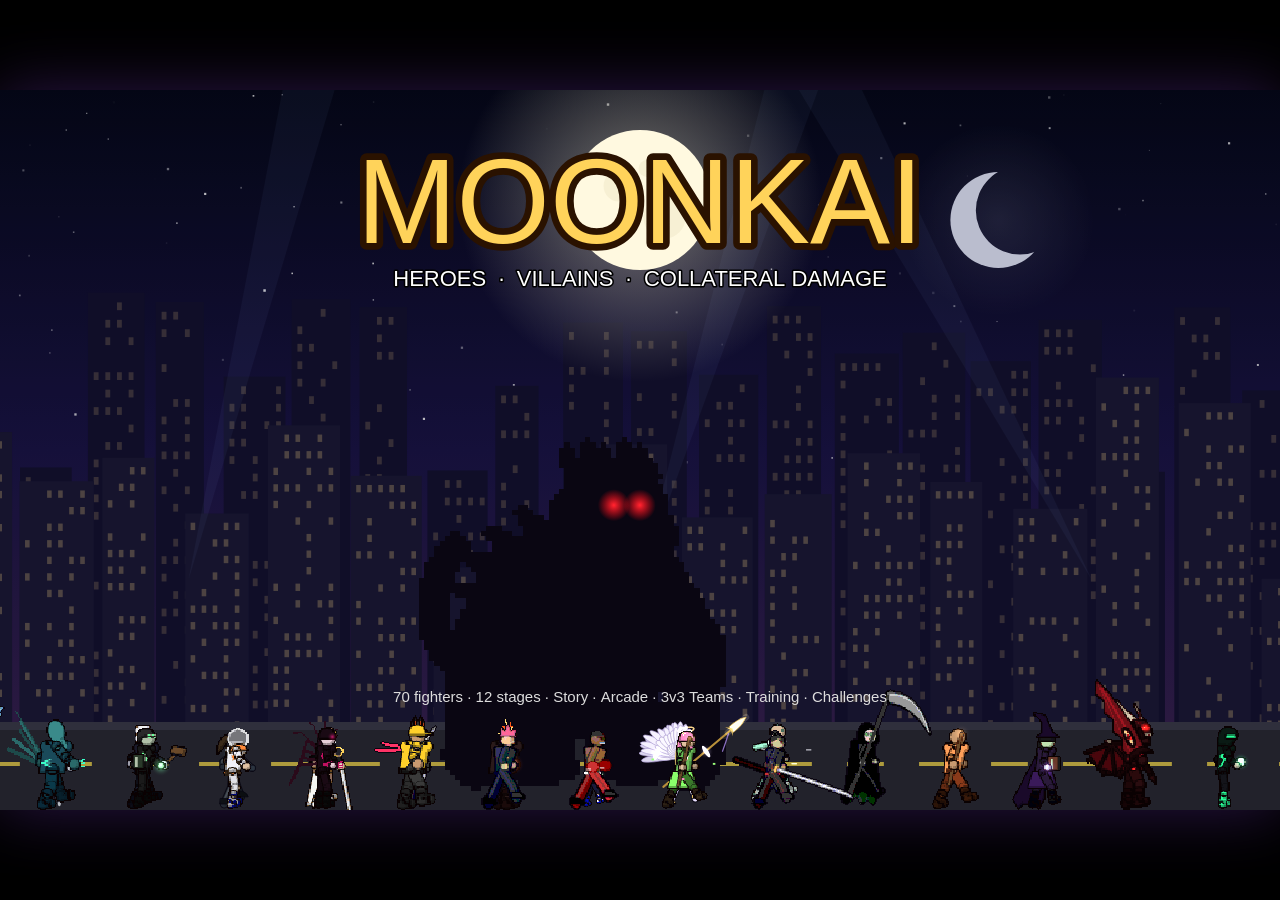
<file: index.html>
<!doctype html>
<html lang="en">
<head>
<meta charset="utf-8">
<meta name="viewport" content="width=device-width, initial-scale=1">
<title>MOONKAI — Heroes &amp; Villains</title>
<style>
  html, body { margin: 0; height: 100%; background: #000; overflow: hidden; }
  body { display: flex; align-items: center; justify-content: center; }
  canvas { display: block; image-rendering: auto; box-shadow: 0 0 60px rgba(120, 60, 200, 0.35); }
  #touch { position: fixed; left: 0; right: 0; bottom: 0; display: flex; justify-content: space-between; align-items: flex-end;
    padding: 12px 16px calc(12px + env(safe-area-inset-bottom, 0px)); pointer-events: none; z-index: 2; }
  #touch[hidden] { display: none; }
  #touch .cluster { display: grid; gap: 8px; pointer-events: auto; }
  #touch .left { grid-template-columns: repeat(3, 56px); }
  #touch .left [data-key="KeyW"] { grid-column: 2; grid-row: 1; }
  #touch .left [data-key="KeyA"] { grid-column: 1; grid-row: 2; }
  #touch .left [data-key="KeyD"] { grid-column: 3; grid-row: 2; }
  #touch .left [data-key="KeyS"] { grid-column: 2; grid-row: 3; }
  #touch .right { grid-template-columns: repeat(3, 58px); }
  #touch button.big { height: 60px; }
  #touch button { width: 100%; height: 56px; border-radius: 50%; border: 2px solid rgba(255, 211, 90, 0.55);
    background: rgba(20, 14, 40, 0.55); color: #ffe9a8; font: 700 18px/1 Impact, "Arial Black", sans-serif;
    touch-action: none; user-select: none; -webkit-user-select: none; -webkit-tap-highlight-color: transparent; }
  #touch button.small { font-size: 13px; letter-spacing: 0.04em; }
  #touch button.big { height: 64px; font-size: 20px; }
  #touch button.form { border-color: rgba(120, 170, 255, 0.7); color: #bcd6ff; }
  #touch button.ult { border-color: rgba(255, 120, 60, 0.8); color: #ffb48a; }
  #touch button.on { background: rgba(255, 211, 90, 0.45); color: #1a0e00; }
  canvas:focus { outline: none; }
</style>
</head>
<body>
<canvas id="game"></canvas>
<div id="touch" hidden>
  <div class="cluster left">
    <button data-key="KeyA" aria-label="Move left">◀</button>
    <button data-key="KeyW" aria-label="Jump">▲</button>
    <button data-key="KeyD" aria-label="Move right">▶</button>
    <button data-key="KeyS" aria-label="Crouch">▼</button>
  </div>
  <div class="cluster right">
    <button data-key="Escape" class="small" aria-label="Pause">II</button>
    <button data-key="KeyU" class="small form" aria-label="Awaken">FORM</button>
    <button data-key="KeyB" class="small form" aria-label="Sparking blast">SPARK</button>
    <button data-key="KeyP" class="small ult" aria-label="Ultimate">ULT</button>
    <button data-key="Space" class="small" aria-label="Super dash">S.DASH</button>
    <button data-key="KeyH" class="small" aria-label="Vanish">VANISH</button>
    <button data-key="KeyI" class="small" aria-label="Special">SP</button>
    <button data-key="KeyO" class="small ult" aria-label="Super">SUPER</button>
    <button data-key="KeyQ" class="small" aria-label="Assist 1">A1</button>
    <button data-key="KeyJ" class="big" aria-label="Light">L</button>
    <button data-key="KeyK" class="big" aria-label="Medium">M</button>
    <button data-key="KeyL" class="big" aria-label="Heavy">H</button>
  </div>
</div>

<script src="js/core.js"></script>
<script src="js/system.js"></script>
<script src="js/models.js"></script>
<script src="js/characters.js"></script>
<script src="js/world.js"></script>
<script src="js/stages.js"></script>
<script src="js/moves.js"></script>
<script src="js/fighter.js"></script>
<script src="js/combat.js"></script>
<script src="js/battle.js"></script>
<script src="js/ai.js"></script>
<script src="js/cutscenes.js"></script>
<script src="js/cutscenes2.js"></script>
<script src="js/cutscenes3.js"></script>
<script src="js/pixel_fighter.js"></script>
<script src="js/pxkit.js"></script>
<script src="js/sfx2.js"></script>
<script src="js/pxmodel.js"></script>
<script src="js/roster_core.js"></script>
<script src="js/roster1.js"></script>
<script src="js/roster2.js"></script>
<script src="js/roster3.js"></script>
<script src="js/roster4.js"></script>
<script src="js/roster5.js"></script>
<script src="js/aatrox_pixel.js"></script>
<script src="js/aatrox.js"></script>
<script src="js/volibear.js"></script>
<script src="js/dio.js"></script>
<script src="js/eric.js"></script>
<script src="js/seraph.js"></script>
<script src="js/yuji.js"></script>
<script src="js/vex.js"></script>
<script src="js/gojo.js"></script>
<script src="js/balance.js"></script>
<script src="js/story.js"></script>
<script src="js/kira.js"></script>
<script src="js/jinx.js"></script>
<script src="js/sion.js"></script>
<script src="js/kael.js"></script>
<script src="js/omega.js"></script>
<script src="js/grimm.js"></script>
<script src="js/chrome.js"></script>
<script src="js/glacia.js"></script>
<script src="js/kage.js"></script>
<script src="js/razor.js"></script>
<script src="js/nyx.js"></script>
<script src="js/ironjaw.js"></script>
<script src="js/rex.js"></script>
<script src="js/mordekaiser.js"></script>
<script src="js/volt.js"></script>
<script src="js/gear.js"></script>
<script src="js/rose.js"></script>
<script src="js/luna.js"></script>
<script src="js/yhwach.js"></script>
<script src="js/darius.js"></script>
<script src="js/shinji.js"></script>
<script src="js/oracle.js"></script>
<script src="js/rw_eric.js"></script>
<script src="js/rw_aatrox.js"></script>
<script src="js/rw_jinx.js"></script>
<script src="js/rw_kira.js"></script>
<script src="js/rw_seraph.js"></script>
<script src="js/rw_razor.js"></script>
<script src="js/rw_sion.js"></script>
<script src="js/rw_dio.js"></script>
<script src="js/rw_yuji.js"></script>
<script src="js/rw_darius.js"></script>
<script src="js/rw_yhwach.js"></script>
<script src="js/rw_grimm.js"></script>
<script src="js/rw_faces.js"></script>
<script src="js/rw_leo.js"></script>
<script src="js/rw_blossom.js"></script>
<script src="js/rw_zephyr.js"></script>
<script src="js/rw_neon.js"></script>
<script src="js/rw_judge.js"></script>
<script src="js/rw_astra.js"></script>
<script src="js/rw2_kit.js"></script>
<script src="js/rw2_vex.js"></script>
<script src="js/rw2_kael.js"></script>
<script src="js/rw2_volt.js"></script>
<script src="js/rw2_glacia.js"></script>
<script src="js/rw2_nyx.js"></script>
<script src="js/rw2_gear.js"></script>
<script src="js/rw2_titan.js"></script>
<script src="js/rw2_terra.js"></script>
<script src="js/rw2_echo.js"></script>
<script src="js/rw2_mira.js"></script>
<script src="js/rw2_onyx.js"></script>
<script src="js/rw2_pixel.js"></script>
<script src="js/rw2_kage.js"></script>
<script src="js/rw2_arachna.js"></script>
<script src="js/rw2_hex.js"></script>
<script src="js/rw2_maximus.js"></script>
<script src="js/rw2_rex.js"></script>
<script src="js/rw2_helios.js"></script>
<script src="js/rw2_luna.js"></script>
<script src="js/rw2_cipher.js"></script>
<script src="js/rw2_fang.js"></script>
<script src="js/rw2_hoshi.js"></script>
<script src="js/rw2_mortis.js"></script>
<script src="js/rw2_chrome.js"></script>
<script src="js/rw2_titania.js"></script>
<script src="js/rw2_vulcan.js"></script>
<script src="js/rw2_spectre.js"></script>
<script src="js/rw2_nova.js"></script>
<script src="js/rw2_ironjaw.js"></script>
<script src="js/rw2_viper.js"></script>
<script src="js/rw2_karma.js"></script>
<script src="js/rw2_dune.js"></script>
<script src="js/rw2_blitz.js"></script>
<script src="js/rw2_morph.js"></script>
<script src="js/rw2_kingpin.js"></script>
<script src="js/rw2_quanta.js"></script>
<script src="js/rw2_abyss.js"></script>
<script src="js/rw2_roo.js"></script>
<script src="js/rw2_omega.js"></script>
<script src="js/rw2_tommy.js"></script>
<script src="js/rw2_rose.js"></script>
<script src="js/rw2_cosmo.js"></script>
<script src="js/rw2_detonator.js"></script>
<script src="js/rw2_warden.js"></script>
<script src="js/rw2_brulee.js"></script>
<script src="js/rw2_beat.js"></script>
<script src="js/rw2_volibear.js"></script>
<script src="js/rw_faces2.js"></script>

<script src="js/morph.js"></script>
<script src="js/pixel_roster.js"></script>
<script src="js/hud.js"></script>
<script src="js/game.js"></script>
<script src="js/ui.js"></script>
<script src="js/modes.js"></script>
<script src="js/touch.js"></script>
</body>
</html>
</file>
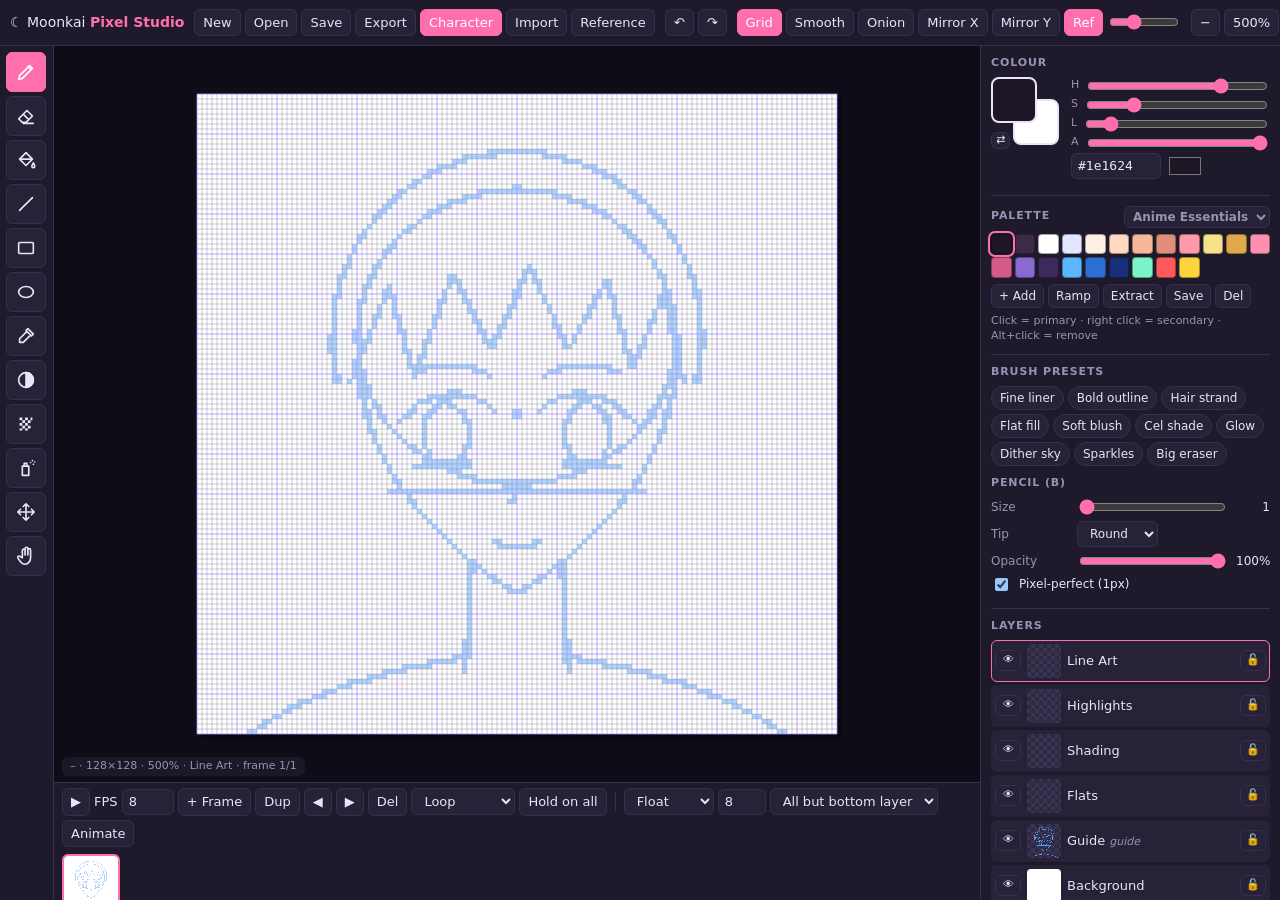
<file: pixel/index.html>
<!doctype html>
<html lang="en" data-ui="midnight">
<head>
<meta charset="utf-8">
<meta name="viewport" content="width=device-width, initial-scale=1">
<title>Moonkai Pixel Studio</title>
<link rel="stylesheet" href="style.css">
</head>
<body>
<header id="top">
  <div class="brand">☾ Moonkai <b>Pixel Studio</b></div>
  <div class="group">
    <button data-act="new" title="New canvas (Ctrl+N)">New</button>
    <button data-act="open" title="Open project (.pxs.json)">Open</button>
    <button data-act="save" title="Save project (Ctrl+S)">Save</button>
    <button data-act="export" title="Export PNG / sprite sheet / GIF (Ctrl+E)">Export</button>
    <button data-act="character" class="primary" title="Build an animated full-body character">Character</button>
    <button data-act="import" title="Import an image as a new layer">Import</button>
    <button data-act="ref" title="Load a reference image overlay">Reference</button>
  </div>
  <div class="group">
    <button data-act="undo" title="Undo (Ctrl+Z)">↶</button>
    <button data-act="redo" title="Redo (Ctrl+Y)">↷</button>
  </div>
  <div class="group toggles">
    <button data-toggle="grid" title="Pixel grid (Q)">Grid</button>
    <button data-toggle="smooth" title="Smooth view: Scale4x upscaling so art looks less blocky">Smooth</button>
    <button data-toggle="onion" title="Onion skin (previous / next frame)">Onion</button>
    <button data-toggle="symX" title="Mirror drawing left ↔ right">Mirror X</button>
    <button data-toggle="symY" title="Mirror drawing top ↕ bottom">Mirror Y</button>
    <button data-toggle="refShow" title="Show reference image">Ref</button>
    <input id="refOpacity" type="range" min="5" max="100" value="35" title="Reference opacity">
  </div>
  <div class="group">
    <button data-act="zoomOut" title="Zoom out (-)">−</button>
    <button data-act="fit" title="Fit to screen (0)" id="zoomLabel">100%</button>
    <button data-act="zoomIn" title="Zoom in (+)">+</button>
  </div>
  <div class="group right">
    <select id="themeSel" title="UI theme">
      <option value="midnight">Midnight</option>
      <option value="sakura">Sakura</option>
      <option value="mono">Mono</option>
    </select>
    <button data-act="help" title="Shortcuts">?</button>
  </div>
</header>

<nav id="tools"></nav>

<main id="stage">
  <canvas id="view"></canvas>
  <div id="status"></div>
  <div id="toast"></div>
</main>

<aside id="panel">
  <section>
    <h3>Colour</h3>
    <div class="colors">
      <div class="swatches">
        <button id="secondary" class="sw" title="Secondary colour (right click)"></button>
        <button id="primary" class="sw" title="Primary colour (left click)"></button>
        <button id="swap" title="Swap (X)">⇄</button>
      </div>
      <div class="sliders">
        <label>H <input type="range" id="cH" min="0" max="360"></label>
        <label>S <input type="range" id="cS" min="0" max="100"></label>
        <label>L <input type="range" id="cL" min="0" max="100"></label>
        <label>A <input type="range" id="cA" min="0" max="255"></label>
        <div class="row"><input id="hex" spellcheck="false" maxlength="9"><input type="color" id="native"></div>
      </div>
    </div>
    <div id="recent" class="pal small"></div>
  </section>

  <section>
    <h3>Palette
      <select id="palSel"></select>
    </h3>
    <div id="palette" class="pal"></div>
    <div class="btns">
      <button data-act="palAdd" title="Add primary colour to palette">+ Add</button>
      <button data-act="palRamp" title="Generate a hue-shifted anime shading ramp from the primary colour">Ramp</button>
      <button data-act="palExtract" title="Build a palette from the colours in your art">Extract</button>
      <button data-act="palSave" title="Save this palette under a name">Save</button>
      <button data-act="palDelete" title="Delete saved palette">Del</button>
    </div>
    <p class="hint">Click = primary · right click = secondary · Alt+click = remove</p>
  </section>

  <section>
    <h3>Brush presets</h3>
    <div id="brushPresets" class="chips"></div>
    <h3 id="toolName">Tool</h3>
    <div id="toolOpts"></div>
  </section>

  <section class="grow">
    <h3>Layers</h3>
    <div id="layers"></div>
    <div class="btns">
      <button data-act="layerAdd" title="New layer">+ New</button>
      <button data-act="layerDup" title="Duplicate layer">Dup</button>
      <button data-act="layerUp" title="Move up">▲</button>
      <button data-act="layerDown" title="Move down">▼</button>
      <button data-act="layerMerge" title="Merge down">Merge</button>
      <button data-act="layerDel" title="Delete layer">Del</button>
    </div>
    <label class="opt">Opacity <input type="range" id="layerOpacity" min="0" max="100"> <span id="layerOpacityV"></span></label>
    <label class="opt chk"><input type="checkbox" id="layerGuide"> Guide layer (hidden in export)</label>
    <h3>Effects</h3>
    <div class="btns">
      <button data-act="fxOutline" title="Add an outline in the primary colour around the layer's art">Outline</button>
      <button data-act="fxFlipH">Flip ↔</button>
      <button data-act="fxFlipV">Flip ↕</button>
      <button data-act="fxClear">Clear</button>
    </div>
  </section>
</aside>

<footer id="timeline">
  <div class="tctl">
    <button data-act="play" id="playBtn" title="Play / pause (Enter)">▶</button>
    <label>FPS <input type="number" id="fps" min="1" max="60"></label>
    <button data-act="frameAdd" title="New blank frame">+ Frame</button>
    <button data-act="frameDup" title="Duplicate frame">Dup</button>
    <button data-act="frameLeft" title="Move frame left">◀</button>
    <button data-act="frameRight" title="Move frame right">▶</button>
    <button data-act="frameDel" title="Delete frame">Del</button>
    <select id="playMode" title="Playback"><option value="loop">Loop</option><option value="pingpong">Ping-pong</option></select>
    <button data-act="celToAll" title="Copy this layer's current frame into every frame (for backgrounds and props that stay still)">Hold on all</button>
    <span class="sep"></span>
    <select id="motionSel" title="Motion preset">
      <option value="float">Float</option><option value="bob">Bob</option><option value="hop">Hop</option>
      <option value="sway">Sway</option><option value="shake">Shake</option><option value="breathe">Breathe</option>
    </select>
    <input type="number" id="motionFrames" min="2" max="48" value="8" title="Frames">
    <select id="motionScope" title="What moves">
      <option value="above">All but bottom layer</option><option value="layer">Active layer</option><option value="all">All layers</option>
    </select>
    <button data-act="motion" title="Turn the current frame into a looping animation">Animate</button>
  </div>
  <div id="frames"></div>
</footer>

<dialog id="newDlg">
  <form method="dialog">
    <h2>New canvas</h2>
    <p class="hint">Bigger canvases give smoother, more detailed anime art. 128 or more is a good start.</p>
    <div id="sizePresets" class="chips"></div>
    <div class="row">
      <label>Width <input type="number" id="nW" min="4" max="512" value="128"></label>
      <label>Height <input type="number" id="nH" min="4" max="512" value="128"></label>
    </div>
    <label>Anime guide
      <select id="nTpl">
        <option value="none">None</option>
        <option value="face">Anime face (front)</option>
        <option value="face34">Anime face (3/4 view)</option>
        <option value="chibi">Chibi (2 heads tall)</option>
        <option value="body">Full body (8 heads tall)</option>
        <option value="eye">Big anime eye study</option>
      </select>
    </label>
    <label>Layer setup
      <select id="nLayers">
        <option value="anime">Anime workflow (Background, Flats, Shading, Highlights, Line Art)</option>
        <option value="simple">Single layer</option>
      </select>
    </label>
    <label>Background
      <select id="nBg">
        <option value="none">Transparent</option>
        <option value="#ffffff">White</option>
        <option value="#fdf3e7">Paper</option>
        <option value="#1b1726">Night</option>
        <option value="#cfe8ff">Sky</option>
      </select>
    </label>
    <menu><button value="cancel">Cancel</button><button value="ok" class="primary">Create</button></menu>
  </form>
</dialog>

<dialog id="exportDlg">
  <form method="dialog">
    <h2>Export</h2>
    <label>Format
      <select id="xType">
        <option value="png">PNG (current frame)</option>
        <option value="sheet">Sprite sheet PNG (all frames)</option>
        <option value="gif">Animated GIF</option>
      </select>
    </label>
    <label>Scale
      <select id="xScale">
        <option>1</option><option>2</option><option selected>4</option><option>8</option><option>16</option>
      </select>
    </label>
    <label>Upscale filter
      <select id="xFilter">
        <option value="nearest">Nearest (sharp pixels)</option>
        <option value="smooth">Scale2x (smooth edges, less blocky)</option>
      </select>
    </label>
    <label>Sheet columns (0 = one row) <input type="number" id="xCols" min="0" max="64" value="0"></label>
    <menu><button value="cancel">Cancel</button><button value="ok" class="primary">Export</button></menu>
  </form>
</dialog>

<dialog id="helpDlg">
  <form method="dialog">
    <h2>Shortcuts</h2>
    <div class="keys">
      <span>B</span>Pencil <span>E</span>Eraser <span>G</span>Fill <span>L</span>Line
      <span>R</span>Rectangle <span>O</span>Ellipse <span>I</span>Colour picker <span>D</span>Shade (right click darkens)
      <span>T</span>Dither <span>A</span>Spray <span>M</span>Move layer <span>H / Space</span>Pan
      <span>[ ]</span>Brush size <span>X</span>Swap colours <span>Q</span>Grid <span>Alt+click</span>Pick colour
      <span>Shift</span>Straight / square shapes <span>, .</span>Prev / next frame <span>Enter</span>Play
      <span>0</span>Fit <span>+ −</span>Zoom <span>Ctrl+Z / Y</span>Undo / redo <span>Ctrl+S</span>Save
    </div>
    <p class="hint">Anime tips: sketch on the Guide layer, lay flat colours on Flats, use the Shade tool with hue-shift on Shading, and add a crisp 1px pixel-perfect outline on Line Art. Turn on Smooth to preview a softer look, and export with Scale2x for smooth edges.</p>
    <menu><button value="ok" class="primary">Close</button></menu>
  </form>
</dialog>

<dialog id="askDlg">
  <form method="dialog">
    <h2 id="askTitle"></h2>
    <p id="askText" class="hint"></p>
    <input id="askInput" spellcheck="false">
    <menu><button value="cancel" id="askCancel">Cancel</button><button value="ok" id="askOk" class="primary">OK</button></menu>
  </form>
</dialog>

<dialog id="resultDlg">
  <form method="dialog">
    <h2 id="resultTitle"></h2>
    <div id="resultBody"></div>
    <menu><button type="button" id="resultCopy">Copy text</button><button type="button" id="resultDownload">Download</button><button value="ok" class="primary">Close</button></menu>
  </form>
</dialog>

<dialog id="charDlg">
  <form method="dialog">
    <h2>Character builder</h2>
    <p class="hint">Pick a preset, customize it, and choose an animation. Each frame is drawn as crisp, outlined, cel-shaded pixel art.</p>
    <div id="chPresets" class="chips"></div>
    <div class="charGrid">
      <div class="charPrev">
        <canvas id="chPrev" width="102" height="128"></canvas>
        <label class="opt"><span>Animation</span><select id="ch_anim">
          <option value="idle">Idle</option><option value="walk">Walk</option><option value="run">Run</option><option value="jump">Jump</option>
          <option value="attack">Attack</option><option value="kick">Kick</option><option value="hover">Hover / fly</option><option value="all">All (sprite set)</option>
        </select></label>
        <p class="hint" id="chInfo"></p>
      </div>
      <div id="chOpts" class="charOpts"></div>
    </div>
    <menu>
      <button type="button" id="chRandom">Randomize</button>
      <label class="opt chk appendChk"><input type="checkbox" id="chAppend"><span>Add frames to current canvas</span></label>
      <button value="cancel">Cancel</button><button value="ok" class="primary">Create</button>
    </menu>
  </form>
</dialog>

<input type="file" id="fileProject" accept=".json,application/json" hidden>
<input type="file" id="fileImage" accept="image/*" hidden>
<input type="file" id="fileRef" accept="image/*" hidden>

<script src="palettes.js"></script>
<script src="gif.js"></script>
<script src="app.js"></script>
<script src="character.js"></script>
</body>
</html>
</file>
<file: pixel/style.css>
:root, [data-ui="midnight"] {
  --bg: #15121f; --panel: #1e1a2c; --panel2: #272238; --line: #372f4f;
  --text: #e9e4f7; --dim: #9a92b5; --accent: #ff6fae; --accent2: #8f7bff;
  --stage: #0f0c17; --checkA: #3a3450; --checkB: #2e2942;
}
[data-ui="sakura"] {
  --bg: #fdf1f5; --panel: #fff8fb; --panel2: #fbe4ee; --line: #f0c9da;
  --text: #4a2d3d; --dim: #9a7488; --accent: #e8508f; --accent2: #7a6cf0;
  --stage: #f6e3ec; --checkA: #ffffff; --checkB: #efe6ee;
}
[data-ui="mono"] {
  --bg: #161616; --panel: #1f1f1f; --panel2: #292929; --line: #383838;
  --text: #e6e6e6; --dim: #8f8f8f; --accent: #4fc3f7; --accent2: #9ccc65;
  --stage: #0d0d0d; --checkA: #3a3a3a; --checkB: #2e2e2e;
}
* { box-sizing: border-box; }
html, body { margin: 0; height: 100%; }
body {
  background: var(--bg); color: var(--text);
  font: 13px/1.35 system-ui, -apple-system, "Segoe UI", sans-serif;
  display: grid; overflow: hidden;
  grid-template: "top top top" 46px "tools stage panel" 1fr "tools time panel" 118px / 54px 1fr 300px;
}
button, select, input { font: inherit; color: inherit; }
button, select {
  background: var(--panel2); border: 1px solid var(--line); border-radius: 6px;
  padding: 4px 8px; cursor: pointer;
}
button:hover { border-color: var(--accent2); }
button.on, button.primary { background: var(--accent); border-color: var(--accent); color: #fff; }
input[type=number], input:not([type]) {
  background: var(--panel2); border: 1px solid var(--line); border-radius: 6px; padding: 3px 6px; width: 70px;
}
input[type=range] { accent-color: var(--accent); }
h3 { margin: 10px 0 6px; font-size: 11px; letter-spacing: .08em; text-transform: uppercase; color: var(--dim);
  display: flex; align-items: center; justify-content: space-between; gap: 8px; }
h3 select { text-transform: none; letter-spacing: 0; font-size: 12px; padding: 2px 4px; max-width: 170px; }
.hint { color: var(--dim); font-size: 11px; margin: 6px 0 0; }

#top { grid-area: top; display: flex; align-items: center; gap: 10px; padding: 0 10px;
  background: var(--panel); border-bottom: 1px solid var(--line); overflow-x: auto; }
.brand { white-space: nowrap; font-size: 14px; }
.brand b { color: var(--accent); }
.group { display: flex; gap: 4px; align-items: center; white-space: nowrap; }
.group.right { margin-left: auto; }
#refOpacity { width: 70px; }

#tools { grid-area: tools; background: var(--panel); border-right: 1px solid var(--line);
  display: flex; flex-direction: column; gap: 4px; padding: 6px; overflow-y: auto; }
#tools button { width: 40px; height: 40px; padding: 0; display: grid; place-items: center; }
#tools svg { width: 22px; height: 22px; fill: none; stroke: currentColor; stroke-width: 1.8; stroke-linecap: round; stroke-linejoin: round; }

#stage { grid-area: stage; position: relative; overflow: hidden; background: var(--stage); touch-action: none; }
#view { position: absolute; inset: 0; width: 100%; height: 100%; cursor: crosshair; }
#status { position: absolute; left: 8px; bottom: 6px; font-size: 11px; color: var(--dim);
  background: color-mix(in srgb, var(--panel) 85%, transparent); padding: 2px 8px; border-radius: 6px; pointer-events: none; }
#toast { position: absolute; top: 12px; left: 50%; transform: translateX(-50%); background: var(--accent); color: #fff;
  padding: 6px 14px; border-radius: 20px; opacity: 0; transition: opacity .25s; pointer-events: none; }
#toast.show { opacity: 1; }

#panel { grid-area: panel; background: var(--panel); border-left: 1px solid var(--line); overflow-y: auto; padding: 0 10px 12px; }
#panel section { border-bottom: 1px solid var(--line); padding-bottom: 10px; }
.colors { display: flex; gap: 10px; }
.swatches { position: relative; width: 70px; height: 70px; flex: none; }
.sw { position: absolute; width: 46px; height: 46px; border: 2px solid var(--text); border-radius: 8px; padding: 0; }
#primary { left: 0; top: 0; z-index: 1; }
#secondary { left: 22px; top: 22px; }
#swap { position: absolute; left: 0; bottom: -2px; padding: 0 4px; font-size: 11px; }
.sliders { flex: 1; display: flex; flex-direction: column; gap: 1px; }
.sliders label { display: flex; gap: 6px; align-items: center; font-size: 11px; color: var(--dim); }
.sliders input[type=range] { flex: 1; height: 14px; }
.row { display: flex; gap: 6px; align-items: center; }
#hex { width: 90px; font-family: ui-monospace, monospace; }
#native { width: 36px; height: 26px; padding: 0; border: none; background: none; }

.pal { display: grid; grid-template-columns: repeat(auto-fill, minmax(20px, 1fr)); gap: 3px; margin-top: 6px; }
.pal.small { grid-template-columns: repeat(16, 1fr); gap: 2px; }
.pal button { aspect-ratio: 1; padding: 0; border-radius: 4px; border: 1px solid rgba(0,0,0,.35); }
.pal button.sel { outline: 2px solid var(--accent); outline-offset: 1px; }
.btns { display: flex; flex-wrap: wrap; gap: 4px; margin-top: 6px; }
.btns button { padding: 3px 7px; font-size: 12px; }
.chips { display: flex; flex-wrap: wrap; gap: 4px; }
.chips button { font-size: 12px; padding: 3px 8px; border-radius: 14px; }

#toolOpts .opt, .opt { display: flex; align-items: center; gap: 8px; margin: 4px 0; font-size: 12px; }
.opt > span:first-child { width: 78px; color: var(--dim); }
.opt input[type=range] { flex: 1; }
.opt .v { width: 34px; text-align: right; font-variant-numeric: tabular-nums; }
.opt.chk span { width: auto; }

#layers { display: flex; flex-direction: column; gap: 3px; }
.layer { display: flex; align-items: center; gap: 6px; padding: 3px; border-radius: 6px; border: 1px solid transparent; cursor: pointer; background: var(--panel2); }
.layer.active { border-color: var(--accent); }
.layer canvas { width: 34px; height: 34px; border-radius: 4px; image-rendering: pixelated;
  background: repeating-conic-gradient(var(--checkA) 0 25%, var(--checkB) 0 50%) 0 0 / 8px 8px; }
.layer .name { flex: 1; overflow: hidden; text-overflow: ellipsis; white-space: nowrap; }
.layer .name i { color: var(--dim); font-size: 11px; }
.layer button { padding: 2px 5px; font-size: 11px; min-width: 26px; }
.layer.hidden .name, .layer.hidden canvas { opacity: .4; }

#timeline { grid-area: time; background: var(--panel); border-top: 1px solid var(--line); display: flex; flex-direction: column; min-width: 0; }
.tctl { display: flex; gap: 4px; align-items: center; padding: 5px 8px; }
.tctl input { width: 52px; }
#frames { display: flex; gap: 6px; overflow-x: auto; padding: 2px 8px 8px; flex: 1; }
.frame { flex: none; display: flex; flex-direction: column; align-items: center; gap: 2px; cursor: pointer; font-size: 11px; color: var(--dim); }
.frame canvas { width: 58px; height: 58px; border: 2px solid var(--line); border-radius: 6px; image-rendering: pixelated;
  background: repeating-conic-gradient(var(--checkA) 0 25%, var(--checkB) 0 50%) 0 0 / 8px 8px; }
.frame.active canvas { border-color: var(--accent); }
.frame.active { color: var(--text); }

dialog { background: var(--panel); color: var(--text); border: 1px solid var(--line); border-radius: 12px; width: min(460px, 94vw); }
dialog::backdrop { background: rgba(0,0,0,.55); }
dialog h2 { margin: 0 0 8px; font-size: 18px; }
dialog label { display: flex; flex-direction: column; gap: 3px; margin: 8px 0; font-size: 12px; color: var(--dim); }
dialog .row label { flex: 1; }
dialog label select, dialog label input { width: 100%; }
dialog menu { display: flex; justify-content: flex-end; gap: 6px; padding: 0; margin: 14px 0 0; }
#sizePresets { margin: 8px 0; }
.keys { display: grid; grid-template-columns: auto 1fr auto 1fr; gap: 4px 10px; align-items: center; }
.keys span { font-family: ui-monospace, monospace; background: var(--panel2); border: 1px solid var(--line); border-radius: 4px; padding: 1px 6px; text-align: center; }

@media (max-width: 900px) {
  body { overflow: auto; grid-template: "top top" 46px "tools stage" 62vh "tools time" 118px "panel panel" auto / 54px 1fr; }
  #panel { border-left: none; }
}
#askInput { width: 100%; margin-top: 8px; }
#resultBody img { display: block; max-width: 100%; max-height: 60vh; margin: 0 auto; image-rendering: pixelated;
  background: repeating-conic-gradient(var(--checkA) 0 25%, var(--checkB) 0 50%) 0 0 / 16px 16px; }
#resultText { width: 100%; height: 180px; background: var(--panel2); color: var(--text); border: 1px solid var(--line); border-radius: 6px; font: 11px ui-monospace, monospace; }
body { color-scheme: dark; }
[data-ui="sakura"] body, [data-ui="sakura"] { color-scheme: light; }
.sep { width: 1px; height: 20px; background: var(--line); margin: 0 4px; }
.tctl { flex-wrap: wrap; }
#motionFrames { width: 48px; }
#charDlg { width: min(880px, 96vw); }
.charGrid { display: grid; grid-template-columns: 240px 1fr; gap: 14px; margin-top: 10px; }
.charPrev canvas { width: 100%; height: 300px; object-fit: contain; image-rendering: pixelated; border-radius: 8px; border: 1px solid var(--line);
  background: repeating-conic-gradient(var(--checkA) 0 25%, var(--checkB) 0 50%) 0 0 / 16px 16px; }
.charOpts { display: grid; grid-template-columns: 1fr 1fr; gap: 0 14px; align-content: start; }
.charOpts .opt, .charPrev .opt { margin: 3px 0; flex-direction: row; color: var(--text); }
.charOpts .opt > span:first-child { width: 96px; }
.charOpts select { flex: 1; min-width: 0; }
.charOpts input[type=color] { width: 44px; height: 24px; padding: 0; border: none; background: none; }
dialog .opt.chk, dialog .appendChk { flex-direction: row; align-items: center; gap: 6px; margin: 0 auto 0 8px; color: var(--text); white-space: nowrap; }
dialog menu { align-items: center; flex-wrap: wrap; }
@media (max-width: 700px) { .charGrid, .charOpts { grid-template-columns: 1fr; } }
</file>
